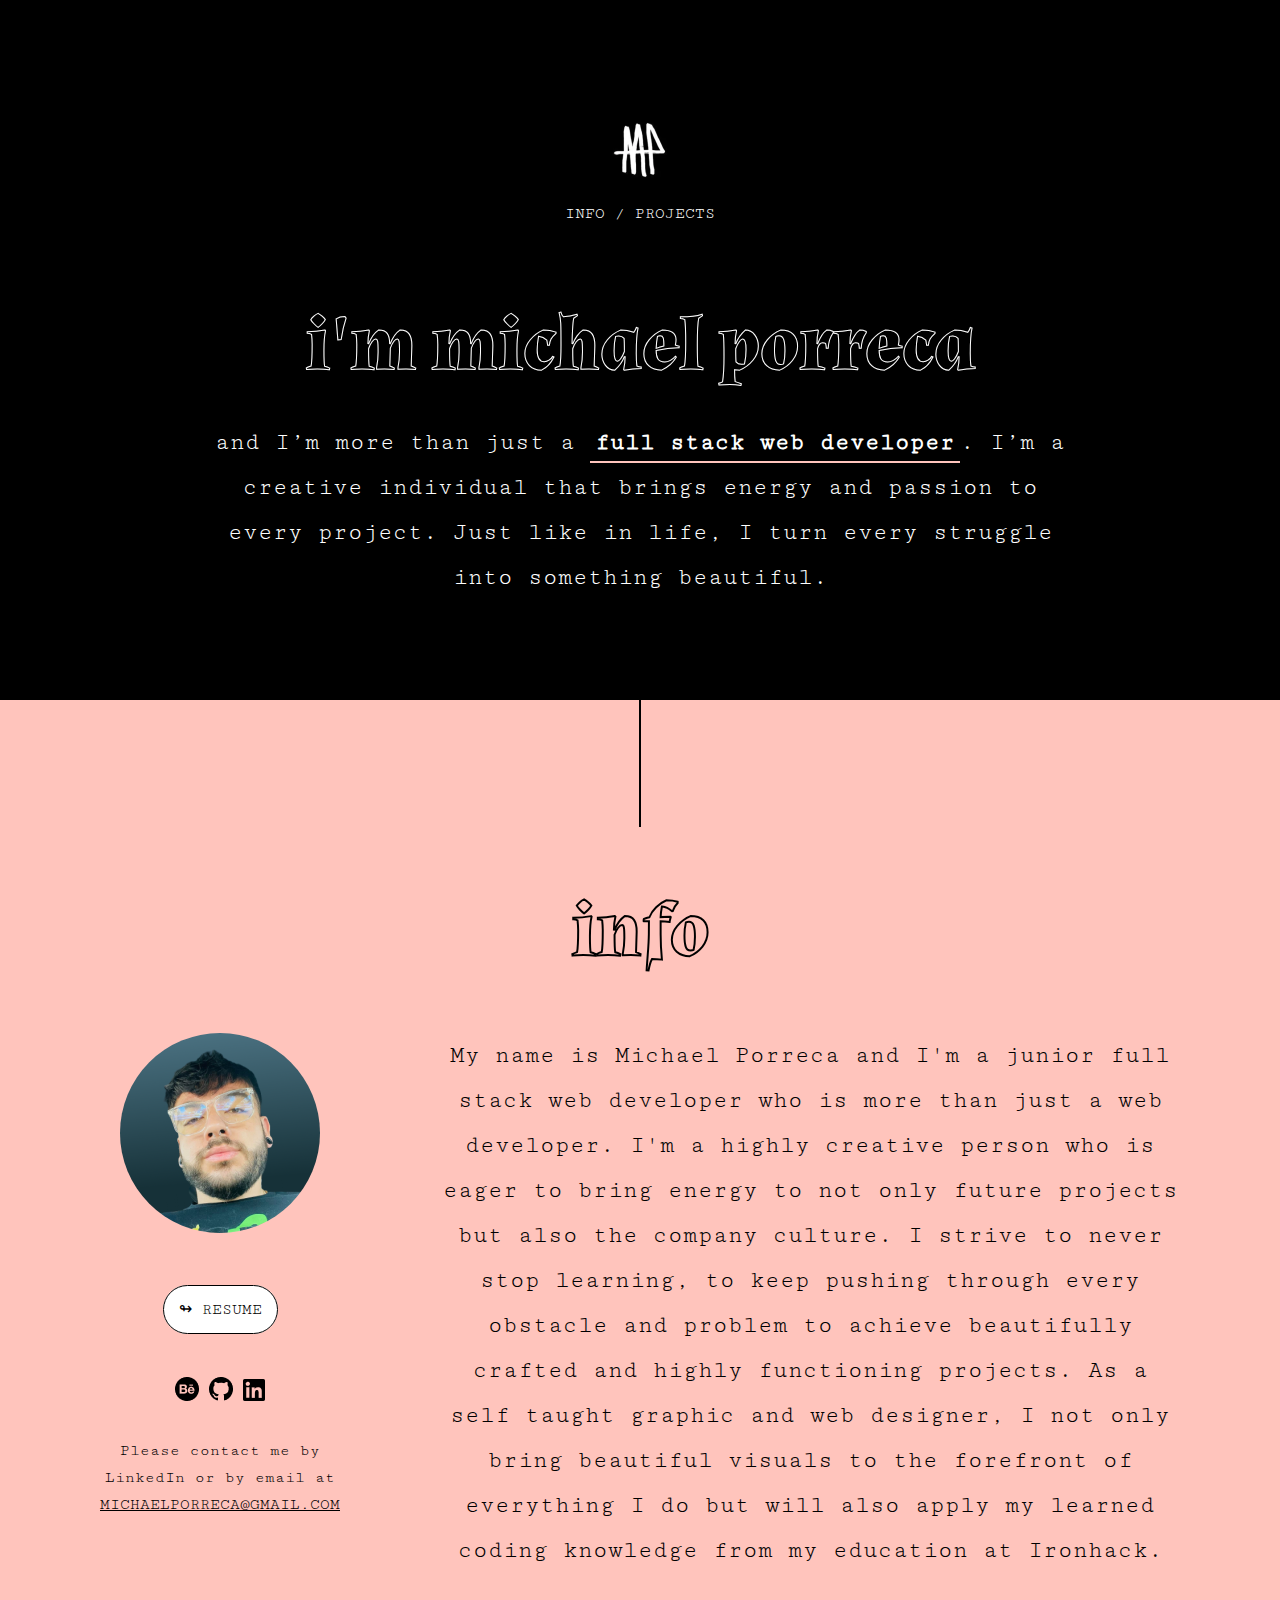
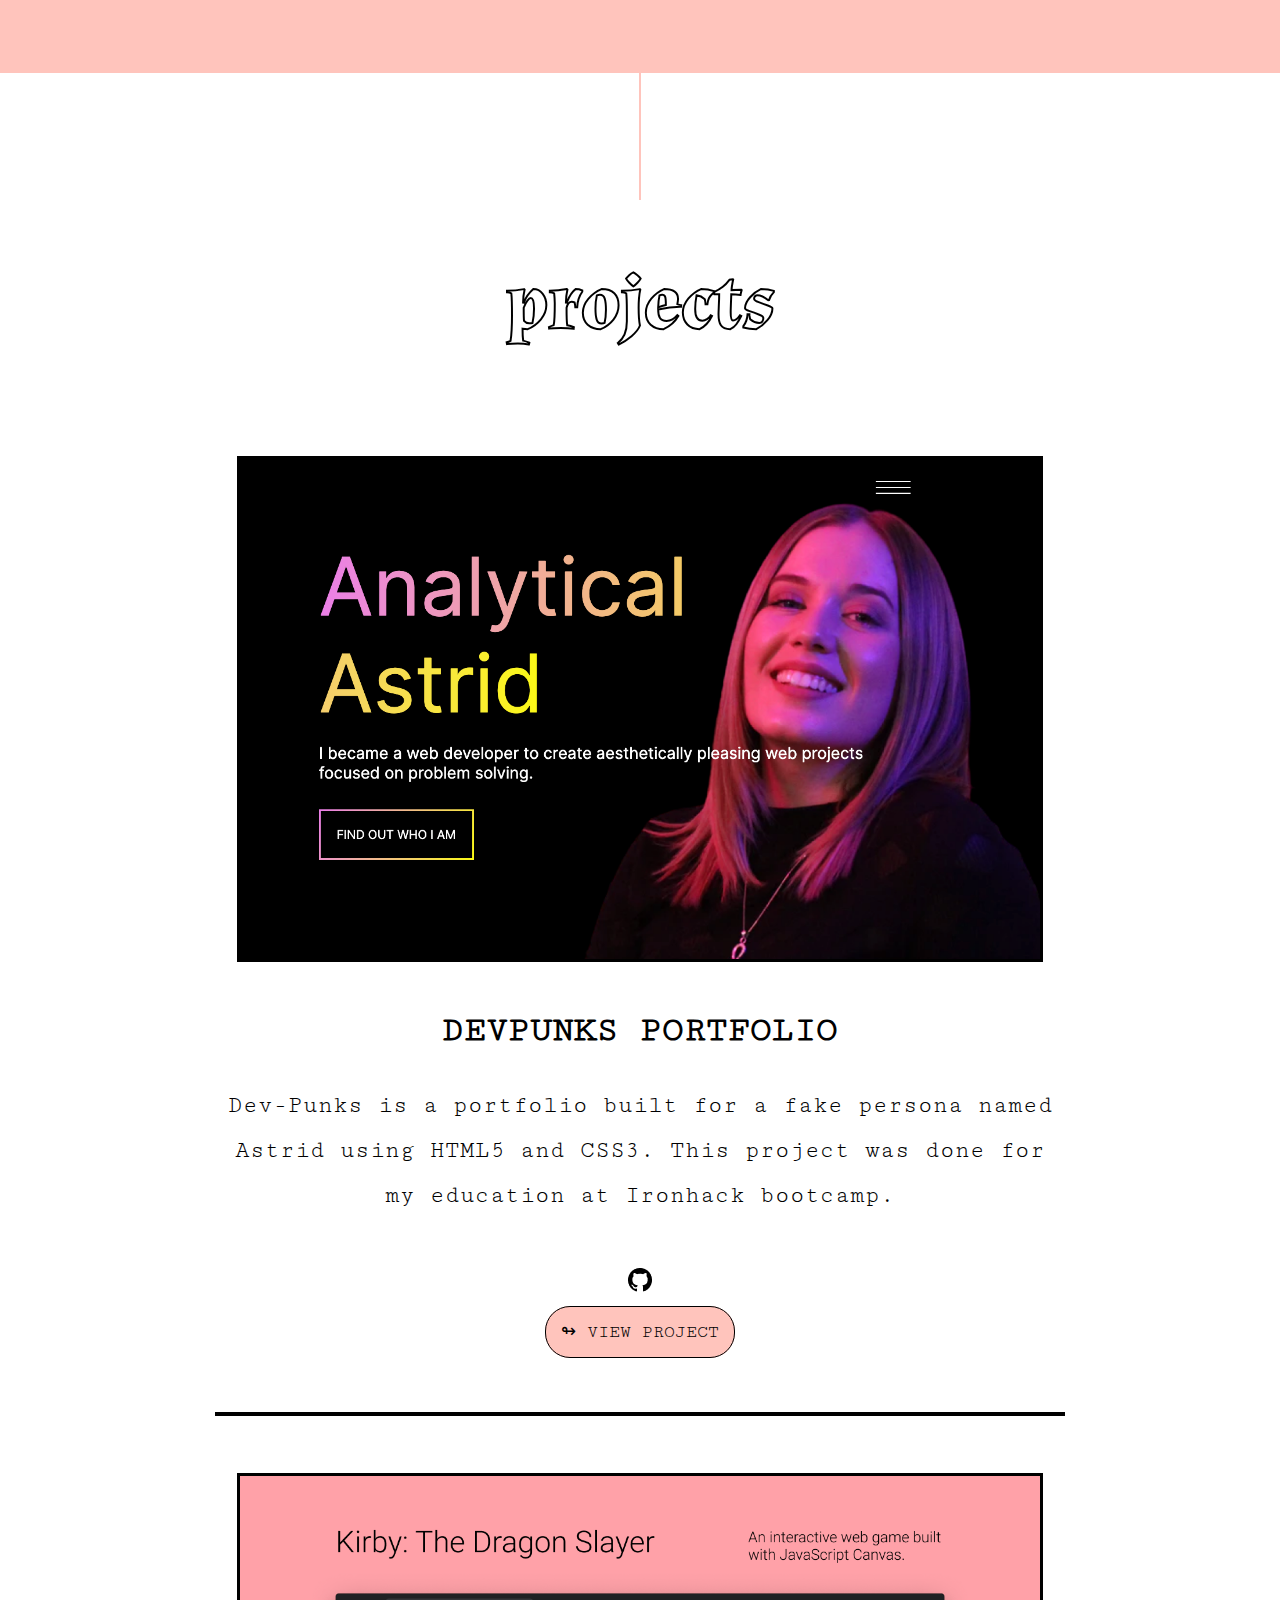
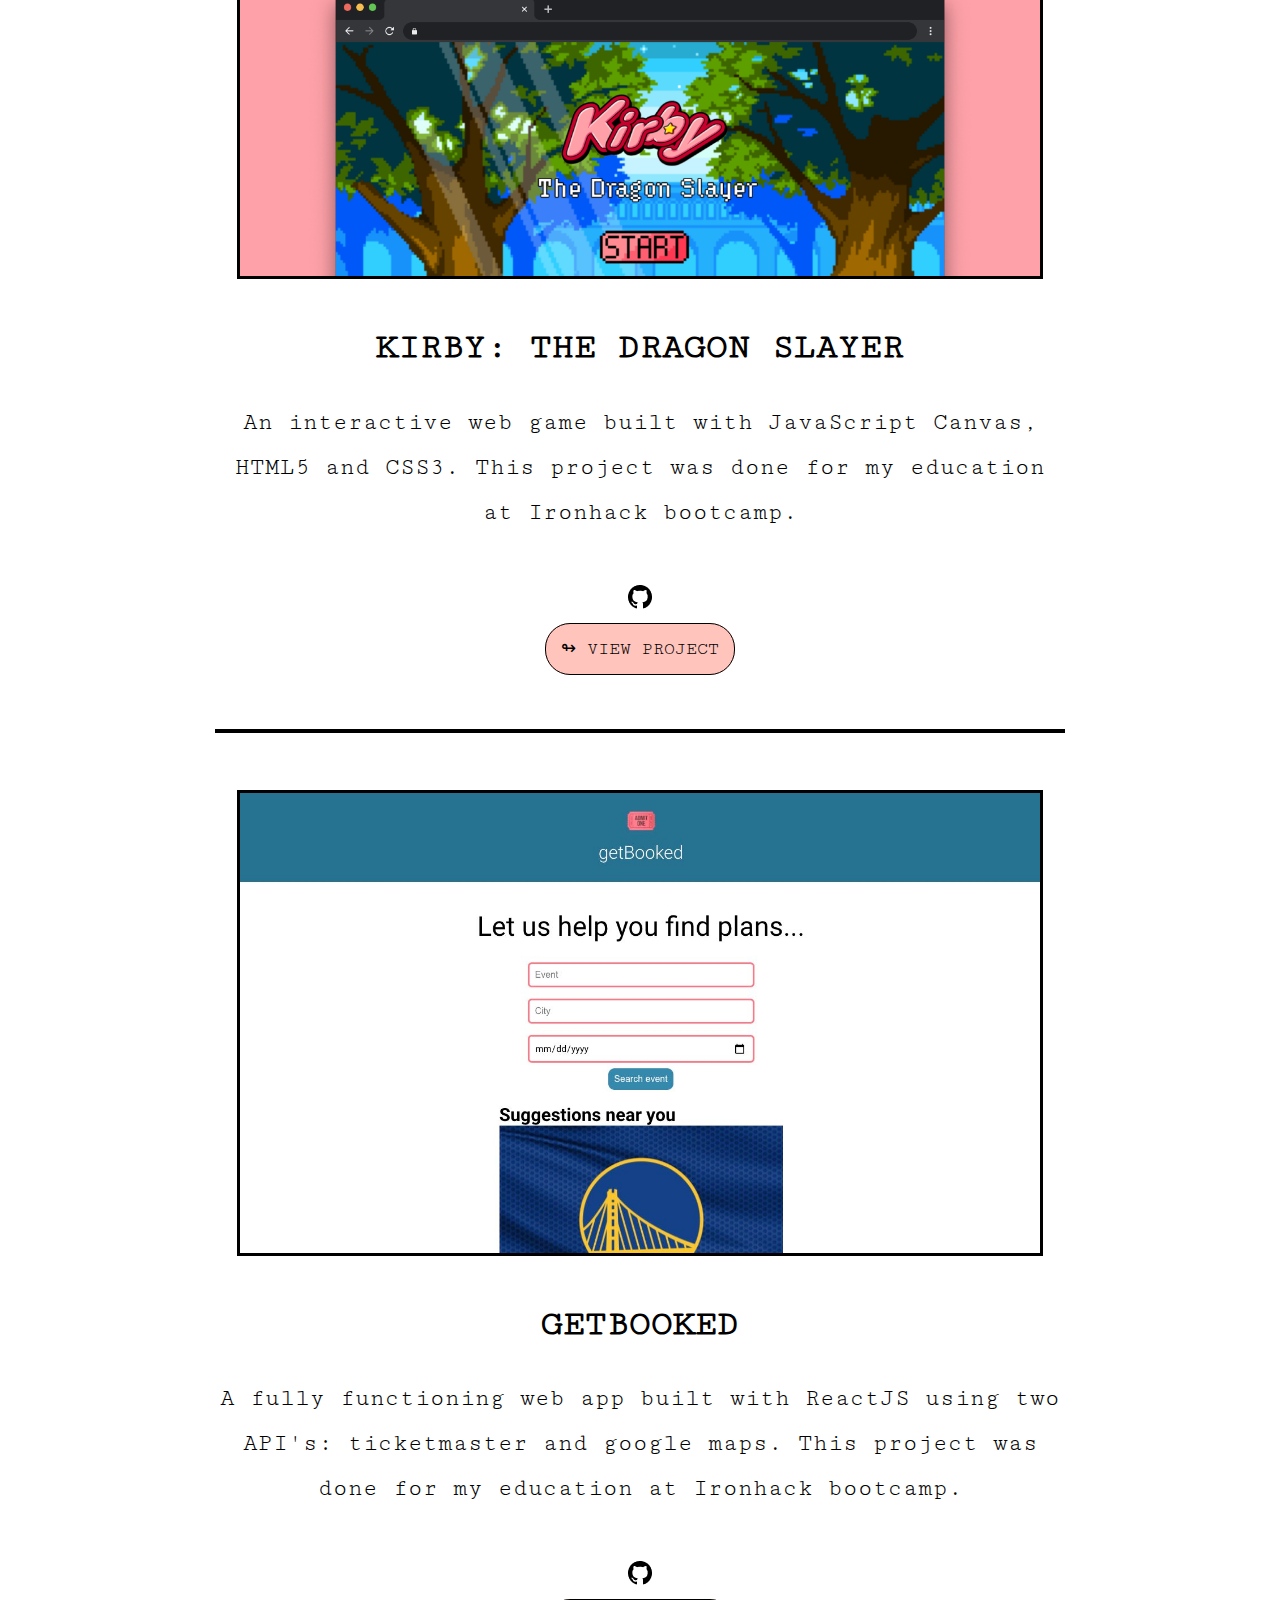
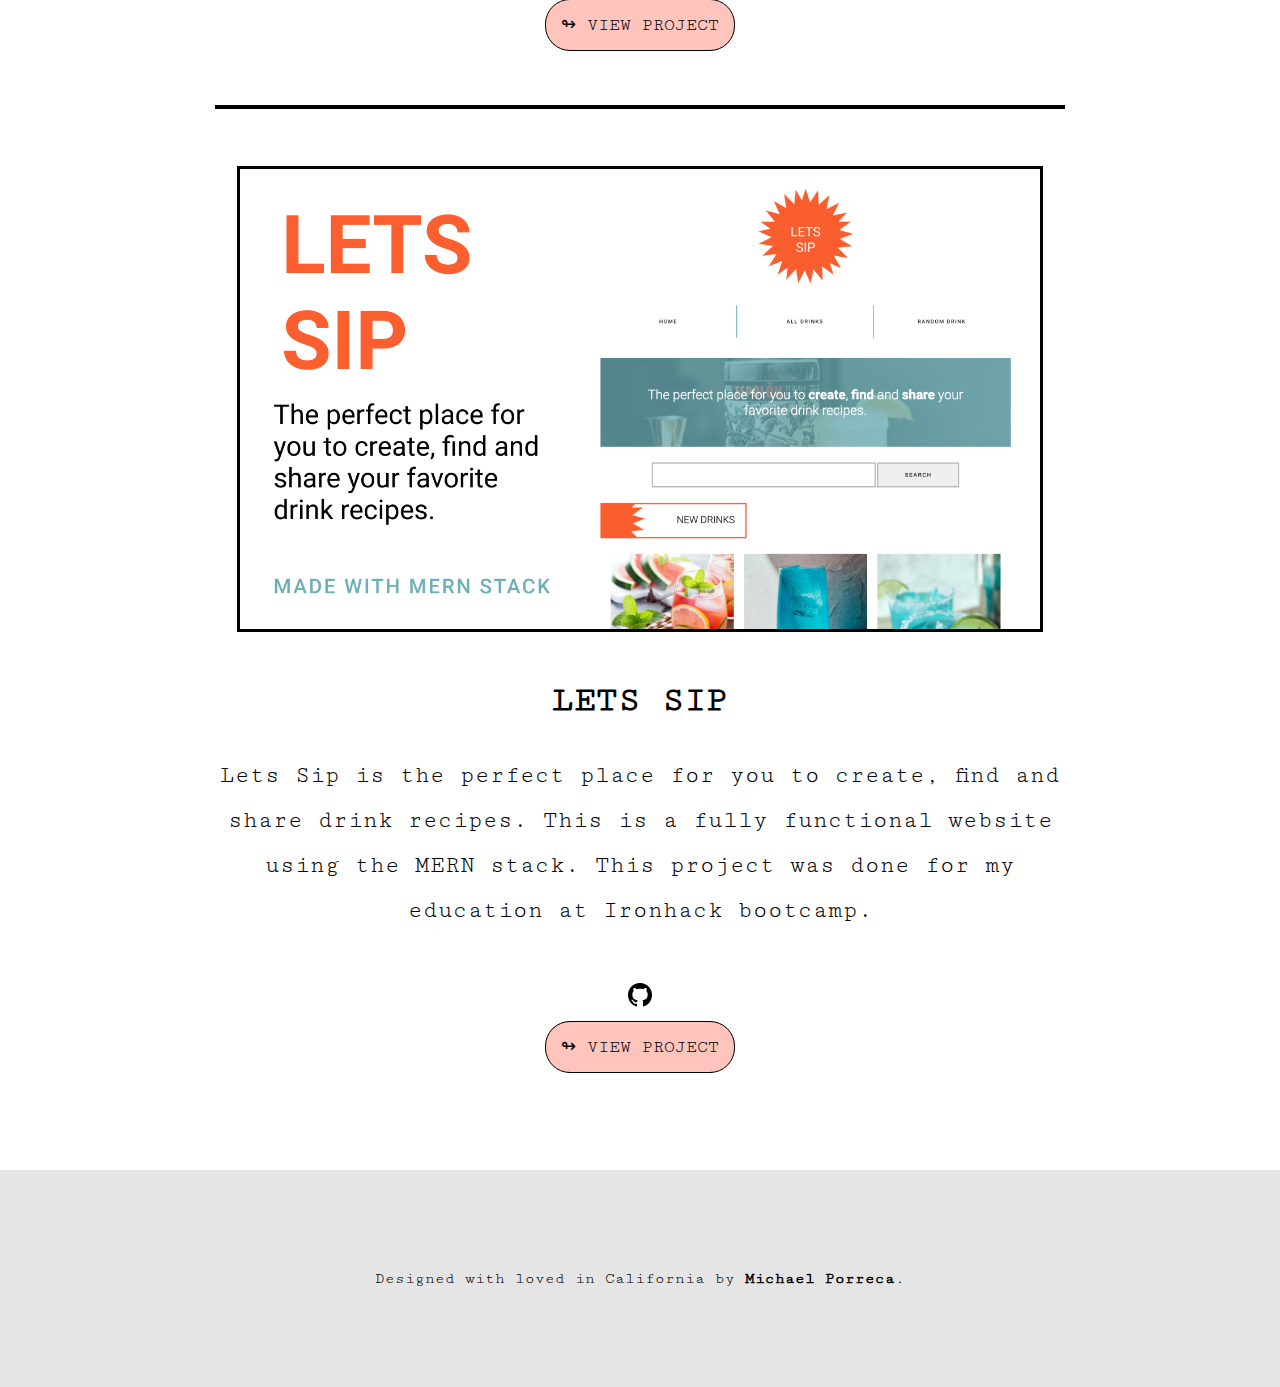
<file: index.html>
<!DOCTYPE html>
<html lang="en">

<head>
    <meta charset="UTF-8">
    <meta http-equiv="X-UA-Compatible" content="IE=edge">
    <meta name="viewport" content="width=device-width, initial-scale=1.0">
    <title>Michael Porreca</title>
    <link rel="stylesheet" href="styles/style2.css">
</head>

<body>
    <header>
        <div class="container">
            <div class="logo-and-links">
                <a href="/"><img src="images/logo.png" alt="Michael Porreca Logo" /></a><br />
                <a href="#info">Info</a> / <a href="#projects">Projects</a><br />
            </div>
            
            <div class="tagline">
                <h1>i'm michael porreca</h1>
                and I’m more than just a <u>full stack web developer</u>. I’m a creative individual that brings energy and passion to every project. Just like in life, I turn every struggle into something beautiful.
            </div>
        </div>
    </header>

    <div class="info" id="info">
        <div class="container">
            <center>
                <img src="images/info-line.png" alt="Line" /><br/>
                <h1>info</h1>
            </center>
            
            <div class="info-container">
                <div class="info-left">
                    <img src="images/info-pic.png" alt="Michael Porreca Info Pic" class="info-pic" /><br />
                    <br /><br />
                    <a href="/downloads/MichaelPorrecaResume.pdf" target="_blank" class="portfolio">↬ Resume</a><br />
                    <br /><br />
                    <a href="https://www.behance.net/michaelporreca" target="_blank"><img src="images/behance.png" alt="Behance Icon" /></a> <a href="https://github.com/michaelporreca" target="_blank"><img src="images/github.png" alt="GitHub Icon" /> <a href="https://www.linkedin.com/in/michael-porreca/" target="_blank"><img src="images/linkedin.png" alt="LinkedIn Icon" /></a><br />
                    <br />
                    Please contact me by LinkedIn or by email at <a href="mailto:michaelporreca@gmail.com" style="text-decoration: underline">michaelporreca@gmail.com</a>
                </div>
                <div class="info-right">
                    My name is Michael Porreca and I'm a junior full stack web developer who is more than just a web developer. I'm a highly creative person who is eager to bring energy to not only future projects but also the company culture. I strive to never stop learning, to keep pushing through every obstacle and problem to achieve beautifully crafted and highly functioning projects. As a self taught graphic and web designer, I not only bring beautiful visuals to the forefront of everything I do but will also apply my learned coding knowledge from my education at Ironhack.
                </div>
            </div>
        </div>
    </div>

    <div class="projects" id="projects">
        <div class="container">
            <center>
                <img src="images/projects-line.png" alt="Line" /><br/>
                <h1>projects</h1>
            </center>

            <div class="projects-info">
                <img src="images/project1.png" alt="Project 1" class="projects-image" /><br />
                <h2>DevPunks Portfolio</h2>
                Dev-Punks is a portfolio built for a fake persona named Astrid using HTML5 and CSS3. This project was done for my education at Ironhack bootcamp.<br />
                <br />
                <a href="https://github.com/Dev-Punks/Dev-Punks.github.io"><img src="/images/github.png" target="_blank"></a><br />
                <a href="https://dev-punks.github.io/" class="projects-link" target="_blank">↬ View Project</a><br />
                <br />
                <hr></hr>
                <br />
                <img src="images/project2.png" alt="Project 2" class="projects-image" /><br />
                <h2>Kirby: The Dragon Slayer</h2>
                An interactive web game built with JavaScript Canvas, HTML5 and CSS3. This project was done for my education at Ironhack bootcamp.<br />
                <br />
                <a href="https://github.com/kirbyTDS/kirbytds.github.io"><img src="/images/github.png" target="_blank"></a><br />
                <a href="http://kirbytds.github.io/" class="projects-link" target="_blank">↬ View Project</a><br />
                <br />
                <hr></hr>
                <br />
                <img src="images/project3.png" alt="Project 3" class="projects-image" /><br />
                <h2>getBooked</h2>
                A fully functioning web app built with ReactJS using two API's: ticketmaster and google maps. This project was done for my education at Ironhack bootcamp.<br />
                <br />
                <a href="https://github.com/ironhack-api-project/getBooked"><img src="/images/github.png" target="_blank"></a><br />
                <a href="http://get-booked.netlify.app/" class="projects-link" target="_blank">↬ View Project</a><br />
                <br />
                <hr></hr>
                <br />
                <img src="images/project4.png" alt="Project 4" class="projects-image" /><br />
                <h2>Lets Sip</h2>
                Lets Sip is the perfect place for you to create, find and share drink recipes. This is a fully functional website using the MERN stack. This project was done for my education at Ironhack bootcamp.<br />
                <br />
                <a href="https://github.com/lets-sip/lets-sip"><img src="/images/github.png" target="_blank"></a><br />
                <a href="https://lets-sip.netlify.app/" class="projects-link" target="_blank">↬ View Project</a><br />
            </div>
        </div>
    </div>

    <footer>
        <div class="container">
            Designed with loved in California by <strong>Michael Porreca</strong>.
        </div>
    </footer>
</body>

</html>
</file>
<file: styles/style2.css>
@import url("https://fonts.googleapis.com/css2?family=Almendra:ital,wght@0,400;0,700;1,400;1,700&family=Cutive+Mono&display=swap");

body {
  margin: 0;
  font-family: "Cutive Mono", serif;
}

html {
    scroll-behavior: smooth;
}

a {
    color: #000;
    text-decoration: none;
    font-family: "Cutive Mono", serif;
    text-transform: uppercase;
}

/* Container */
.container {
    margin: 0px auto;
    max-width: 1200px;
}

/* Header */
header {
    background-color: #000;
    padding: 100px;
    color: #fff;
}

.logo-and-links {
    text-align: center;
}

.logo-and-links a {
    color: #fff;
    text-decoration: none;
    font-family: "Cutive Mono", serif;
    text-transform: uppercase;
}

.logo-and-links a:hover {
    font-weight: bold;
    color: #FFC4BC;
}

h1 {
    font-family: "Almendra", serif;
    color: #000;
    font-size: 6vw;
    font-weight: 700;
    -webkit-text-stroke: 1px #fff;
}

.tagline {
    margin: 0px auto;
    padding-top: 50px;
    max-width: 850px;
    text-align: center;
    font-size: 1.5em;
    line-height: 5vh;
}

.tagline u {
    border-bottom: 2px solid  #FFC4BC;
    text-decoration: none;
    padding: 5px;
    font-weight: bold;
}

/* Info */
.info {
    background-color: #FFC4BC;
    padding-left: 100px;
    padding-right: 100px;
    padding-bottom: 100px;
}

.info h1 {
    font-family: "Almendra", serif;
    color: #FFC4BC;
    font-size: 6vw;
    font-weight: 700;
    -webkit-text-stroke: 2px #000;
}

.info-container {
    display: flex;
}

.info-left {
    padding-right: 100px;
    text-align: center;
    line-height: 3vh;
}

.info-right {
    font-size: 1.5em;
    line-height: 5vh;
    text-align: center;
}

.info-pic {
    width: 200px;
    border-radius: 100px;
}

/* Projects */

.projects {
    background-color: #fff;
    padding-left: 100px;
    padding-right: 100px;
    padding-bottom: 100px;
}

.projects h1 {
    font-family: "Almendra", serif;
    color: #fff;
    font-size: 6vw;
    font-weight: 700;
    -webkit-text-stroke: 2px #000;
}

.projects-info {
    margin: 0px auto;
    padding-top: 50px;
    max-width: 850px;
    text-align: center;
    font-size: 1.5em;
    line-height: 5vh;
}

.projects-image {
    width: 100%;
    max-width: 800px;
    border: 3px solid #000;
}

.projects h2 {
    color: #000;
    font-family: "Cutive Mono", serif;
    text-transform: uppercase;
}

.projects-link {
    background-color: #FFC4BC;
    text-decoration: none;
    padding: 15px;
    border-radius: 25px;
    border: 1px solid #000;
    text-transform: uppercase;
    color: #000;
    font-size: 18px;
}

.projects-link:hover {
    border: 3px solid #000;
}

/* Portfolio Link */

.portfolio {
    background-color: #fff;
    text-decoration: none;
    padding: 15px;
    border-radius: 25px;
    border: 1px solid #000;
    text-transform: uppercase;
    color: #000;
    font-size: 1em;
}

.portfolio:hover {
    border: 3px solid #000;
}

hr {
    border: 2px solid #000;
}

footer {
    text-align: center;
    padding: 100px;
    background-color: #E5E5E5;
}

@media only screen and (max-width: 1200px) {

    h1 {
        font-size: 8vw;
    }

    .tagline {
        font-size: 2vw;
    }

    .info {
        background-color: #FFC4BC;
        padding-left: 50px;
        padding-right: 50px;
        padding-bottom: 50px;
    }

    .info h1 {
        font-size: 8vw;
    }

    .projects h1 {
        font-size: 8vw;
    }

    .projects {
        background-color: #fff;
        padding-left: 50px;
        padding-right: 50px;
        padding-bottom: 50px;
    }

    .projects-info {
        font-size: 1.5em;
    }
    
    .projects-link {
        font-size: 18px;
    }

    .info-container {
        display:inline;
    }

    .info-left {
        padding-right: 0px;
        padding-bottom: 50px;
        text-align: center;
    }
    
    .info-right {
        font-size: 2vw;
        line-height: 5vh;
    }

    footer {
        padding: 50px;
    }
}

@media only screen and (max-width: 600px) {

    header {
        padding: 50px;
    }

    h1 {
        font-size: 8vw;
    }

    .tagline {
        font-size: 4vw;
    }

    .info {
        background-color: #FFC4BC;
        padding-left: 50px;
        padding-right: 50px;
        padding-bottom: 50px;
    }

    .info h1 {
        font-size: 8vw;
    }

    .projects h1 {
        font-size: 8vw;
    }

    .projects-info {
        font-size: 4vw;
    }

    .projects {
        background-color: #fff;
        padding-left: 50px;
        padding-right: 50px;
        padding-bottom: 50px;
    }

    .projects-link {
        font-size: 18px;
    }

    .info-container {
        display:inline;
    }

    .info-left {
        padding-right: 0px;
        padding-bottom: 50px;
        text-align: center;
    }
    
    .info-right {
        font-size: 4vw;
        line-height: 5vh;
    }

    footer {
        padding: 50px;
    }
}
</file>
